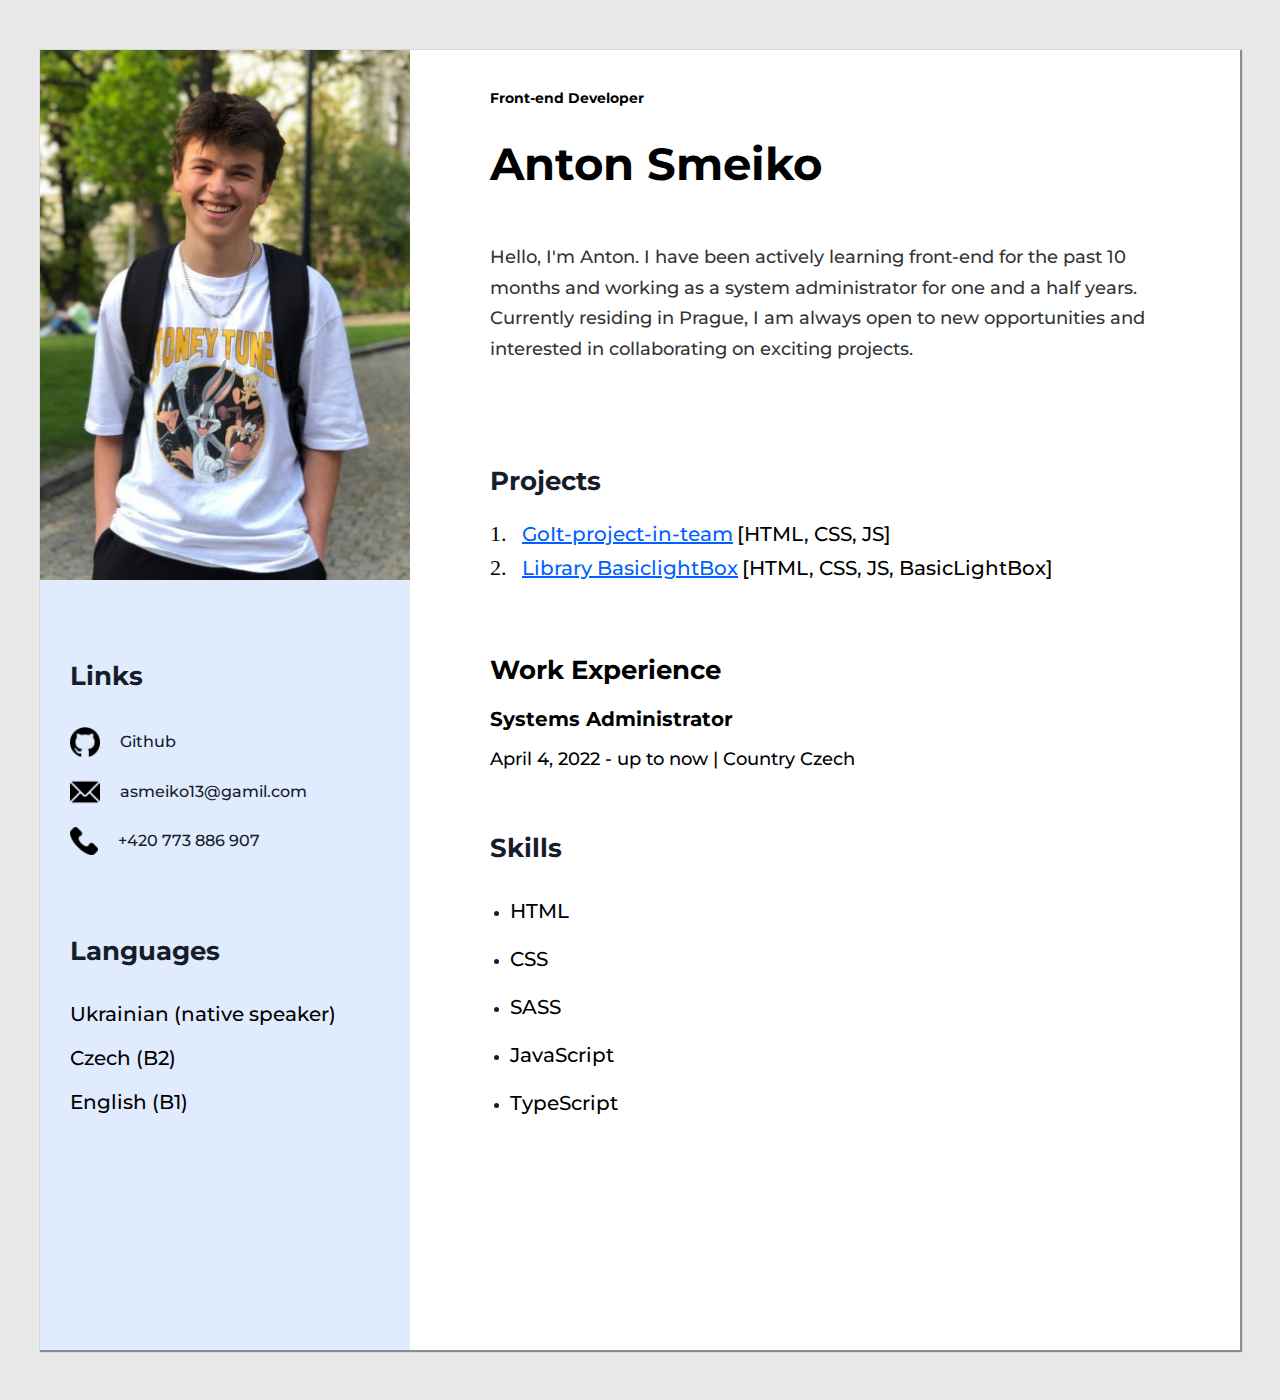
<file: index.html>
<!DOCTYPE html>
<html lang="en">
  <head>
    <meta charset="UTF-8" />
    <meta name="viewport" content="width=device-width, initial-scale=1.0" />
    <title>Document</title>
    <link rel="preconnect" href="https://fonts.googleapis.com" />
    <link rel="preconnect" href="https://fonts.gstatic.com" crossorigin />
    <link
      href="https://fonts.googleapis.com/css2?family=Montserrat:wght@400;500;700&display=swap"
      rel="stylesheet"
    />
    <link rel="stylesheet" href="./css/style.css" />
  </head>
  <body>
    <div class="resume">
      <div class="resume__right-bar-wraper">
        <header class="header">
          <div class="header-content">
            <h4 class="header__subtitle">Front-end Developer</h4>
            <h1 class="header__title">Anton Smeiko</h1>
            <p class="header__paragraph">
              Hello, I'm Anton. I have been actively learning front-end for the
              past 10 months and working as a system administrator for one and a
              half years. Currently residing in Prague, I am always open to new
              opportunities and interested in collaborating on exciting
              projects.
            </p>
          </div>
        </header>

        <div class="right-bar">
          <section class="projects">
            <h3 class="projects__subtitle">Projects</h3>
            <ol class="projects__list">
              <li class="projects__list-item">
                <a
                  class="projects__list-item-link"
                  href="https://github.com/01eksandr0/team-project-01"
                  target="_blank"
                  >GoIt-project-in-team</a
                >
                <span class="pharagraph">[HTML, CSS, JS]</span>
              </li>
              <li class="projects__list-item">
                <a
                  class="projects__list-item-link"
                  href="https://github.com/NE1LO/goit-js-hw-08"
                  target="_blank"
                  >Library BasiclightBox</a
                >
                <span class="pharagraph">[HTML, CSS, JS, BasicLightBox]</span>
              </li>
            </ol>
          </section>
          <section class="experience">
            <h3 class="experience__subtitle">Work Experience</h3>
            <div>
              <h4 class="experience__text">Systems Administrator</h4>
              <p class="experience__paragraph">
                April 4, 2022 - up to now | Country Czech
              </p>
            </div>
          </section>
          <section class="skills">
            <h3 class="subtitle-text">Skills</h3>
            <ul class="skills__list">
              <li class="skills__list-item">
                <p class="pharagraph">HTML</p>
              </li>
              <li class="skills__list-item">
                <p class="pharagraph">CSS</p>
              </li>
              <li class="skills__list-item">
                <p class="pharagraph">SASS</p>
              </li>
              <li class="skills__list-item">
                <p class="pharagraph">JavaScript</p>
              </li>
              <li class="skills__list-item">
                <p class="pharagraph">TypeScript</p>
              </li>
              <!-- <li class="skills__list-item">
                <p class="pharagraph">React</p>
              </li> -->
            </ul>
          </section>
        </div>
      </div>

      <div class="left-bar">
        <section class="left-bar__section-img">
          <img
            width="370"
            height="530"
            src="./img/my-photo-2.png"
            alt="My photo"
          />
        </section>
        <div class="left-bar__info">
          <section class="contacts">
            <h3 class="subtitle-text">Links</h3>
            <ul class="contacts__list">
              <li class="contacts__list-item">
                <img
                  width="30"
                  height="30"
                  src="./img/github_733609.png"
                  alt="icon git hub"
                />
                <a
                  class="contacts__git-hub-link"
                  href="https://github.com/NE1LO"
                  target="_blank"
                  >Github</a
                >
              </li>

              <li class="contacts__list-item">
                <img
                  width="30"
                  height="30"
                  src="./img/email_542689.png"
                  alt="icon email"
                />
                <a
                  class="contacts__email-link"
                  href="
                  mailto:FrontEndWorkShop@gmail.com"
                  >asmeiko13@gamil.com</a
                >
              </li>
              <li class="contacts__list-item">
                <img
                  width="28"
                  height="28"
                  src="./img/phone-call.png"
                  alt="icon email"
                />
                <a class="contacts__Phone-link" href="tel:+"
                  >+420 773 886 907</a
                >
              </li>

              <!-- <li class="contacts__list-item">
                <img
                  width="30"
                  height="30"
                  src="./img/linkedin_3536569.png"
                  alt="icon git hub"
                />
                <a
                  class="contacts__linkedin-link"
                  href="mailto:FrontEndWorkShop@gmail.com"
                  target="_blank"
                  >Linkedin</a
                >
              </li> -->
            </ul>
          </section>

          <section class="lang">
            <h3 class="subtitle-text">Languages</h3>
            <ul class="lang__list">
              <li>
                <p class="pharagraph">Ukrainian (native speaker)</p>
              </li>
              <li>
                <p class="pharagraph">Czech (B2)</p>
              </li>
              <li>
                <p class="pharagraph">English (B1)</p>
              </li>
            </ul>
          </section>
        </div>
      </div>
    </div>
  </body>
</html>
</file>
<file: css/style.css>
@import url(./coomon.css);
@import url(./left-bar.css);
@import url(./right-bar.css);

.resume {
  background-color: rgba(255, 246, 144, 0.512);
  max-width: 1200px;
  height: 1300px;
  margin: 50px auto;
  display: flex;
  flex-direction: row-reverse;
  box-shadow: 1px 1px 1px 1px rgb(140, 140, 140);
}
</file>
